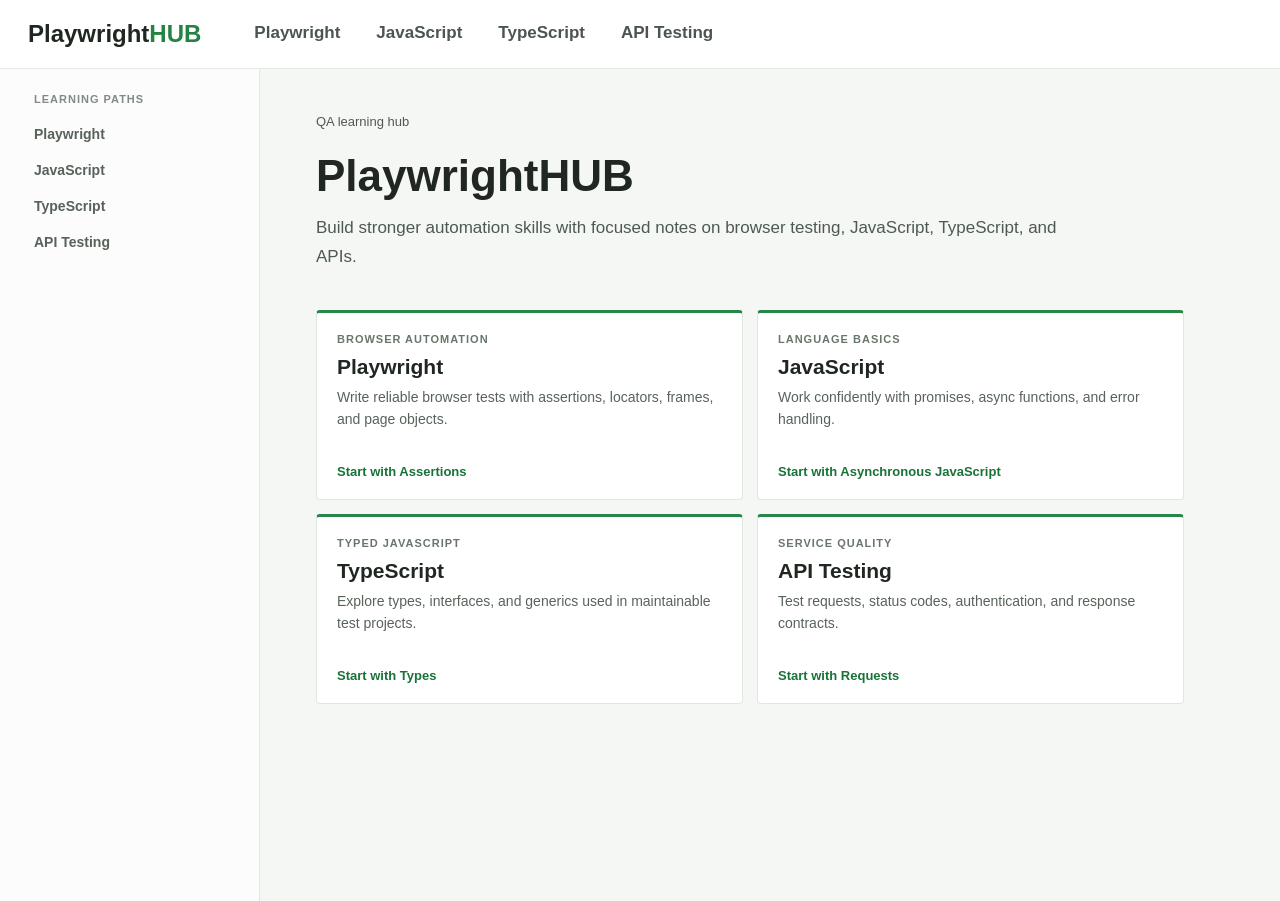
<file: index.html>
<!DOCTYPE html>
<html lang="en">
<head>
    <meta charset="UTF-8">
    <meta name="viewport" content="width=device-width, initial-scale=1">
    <title>PlaywrightHUB | QA Learning Hub </title>
    <link rel="stylesheet" href="styles.css">
</head>
<body>
    <header class="site-header">
        <div class="header-inner">
            <a class="brand" href="index.html" aria-current="page">Playwright<span>HUB</span></a>
            <nav class="top-nav" aria-label="Main navigation">
                <a href="Playwright/index.html">Playwright</a>
                <a href="Javascript/Asynchronus.html">JavaScript</a>
                <a href="TypeScript/Types.html">TypeScript</a>
                <a href="APITesting/Requests.html">API Testing</a>
            </nav>
        </div>
    </header>
    <div class="docs-layout">
        <aside class="sidebar" aria-label="Learning paths">
            <p class="sidebar-label">Learning paths</p>
            <a href="Playwright/index.html">Playwright</a>
            <a href="Javascript/Asynchronus.html">JavaScript</a>
            <a href="TypeScript/Types.html">TypeScript</a>
            <a href="APITesting/Requests.html">API Testing</a>
        </aside>
        <main class="article home-article">
            <p class="breadcrumb">QA learning hub</p>
            <h1>PlaywrightHUB</h1>
            <p class="intro">Build stronger automation skills with focused notes on browser testing, JavaScript, TypeScript, and APIs.</p>
            <section class="category-grid" aria-label="Learning categories">
                <a class="category-card" href="Playwright/index.html">
                    <span class="category-kicker">Browser automation</span>
                    <h2>Playwright</h2>
                    <p>Write reliable browser tests with assertions, locators, frames, and page objects.</p>
                    <span class="category-action">Start with Assertions</span>
                </a>
                <a class="category-card" href="Javascript/Asynchronus.html">
                    <span class="category-kicker">Language basics</span>
                    <h2>JavaScript</h2>
                    <p>Work confidently with promises, async functions, and error handling.</p>
                    <span class="category-action">Start with Asynchronous JavaScript</span>
                </a>
                <a class="category-card" href="TypeScript/Types.html">
                    <span class="category-kicker">Typed JavaScript</span>
                    <h2>TypeScript</h2>
                    <p>Explore types, interfaces, and generics used in maintainable test projects.</p>
                    <span class="category-action">Start with Types</span>
                </a>
                <a class="category-card" href="APITesting/Requests.html">
                    <span class="category-kicker">Service quality</span>
                    <h2>API Testing</h2>
                    <p>Test requests, status codes, authentication, and response contracts.</p>
                    <span class="category-action">Start with Requests</span>
                </a>
            </section>
        </main>
    </div>
</body>
</html>
</file>
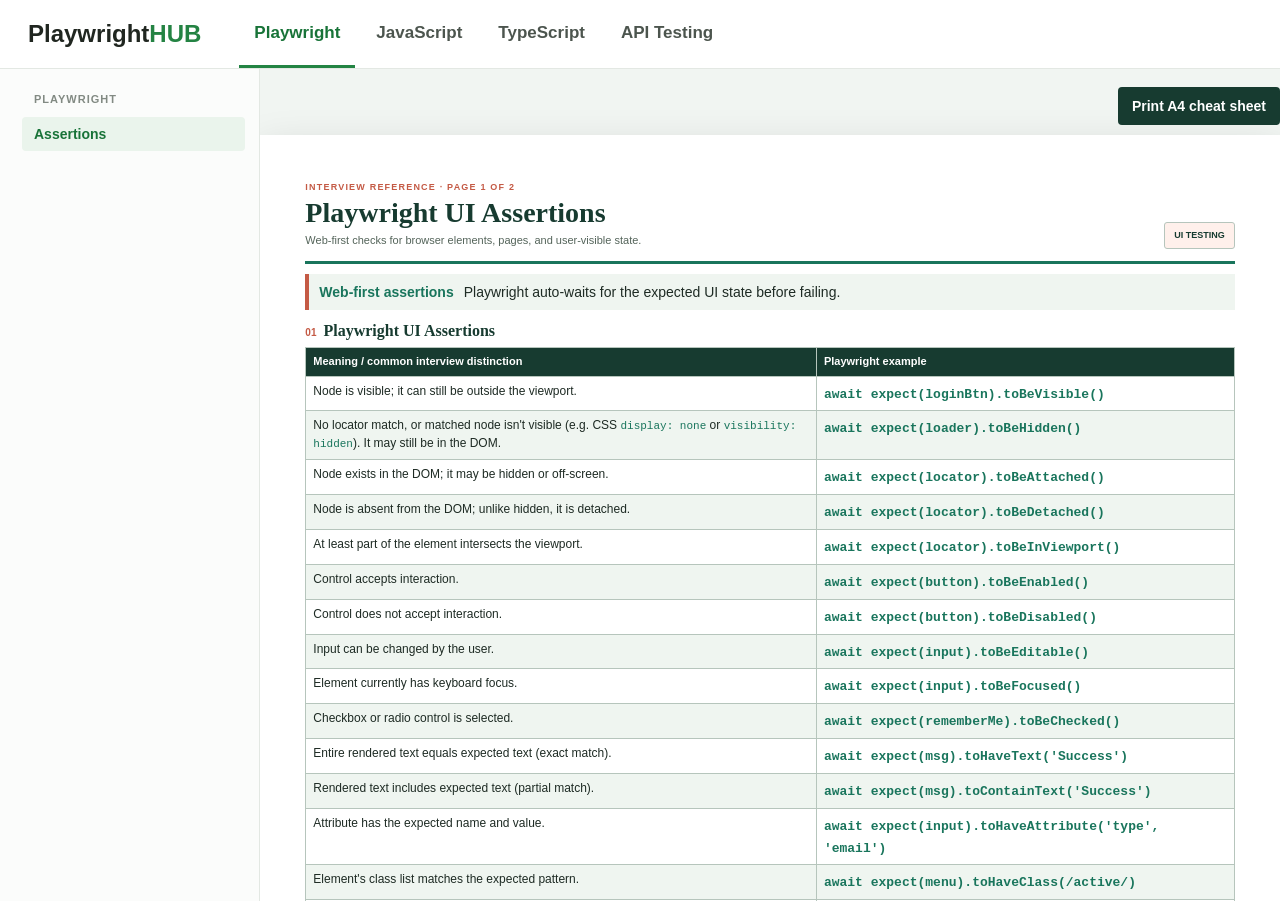
<file: Playwright/index.html>
<!DOCTYPE html>
<html lang="en">
<head>
    <meta charset="UTF-8">
    <meta name="viewport" content="width=device-width, initial-scale=1">
    <title>Playwright | PlaywrightHUB</title>
    <link rel="stylesheet" href="../styles.css">
</head>
<body>
    <header class="site-header">
        <div class="header-inner">
            <a class="brand" href="../index.html">Playwright<span>HUB</span></a>
            <nav class="top-nav" aria-label="Main navigation">
                <a href="index.html" aria-current="page">Playwright</a>
                <a href="../Javascript/Asynchronus.html">JavaScript</a>
                <a href="../TypeScript/Types.html">TypeScript</a>
                <a href="../APITesting/Requests.html">API Testing</a>
            </nav>
        </div>
    </header>
    <div class="docs-layout">
        <aside class="sidebar" aria-label="Playwright topics">
            <p class="sidebar-label">Playwright</p>
            <a href="Assertions.html" target="topic-panel" aria-current="location">Assertions</a>
        </aside>
        <main class="topic-content">
            <iframe
                class="topic-frame"
                name="topic-panel"
                src="Assertions.html"
                title="Playwright Assertions and API testing reference">
            </iframe>
        </main>
    </div>
</body>
</html>
</file>
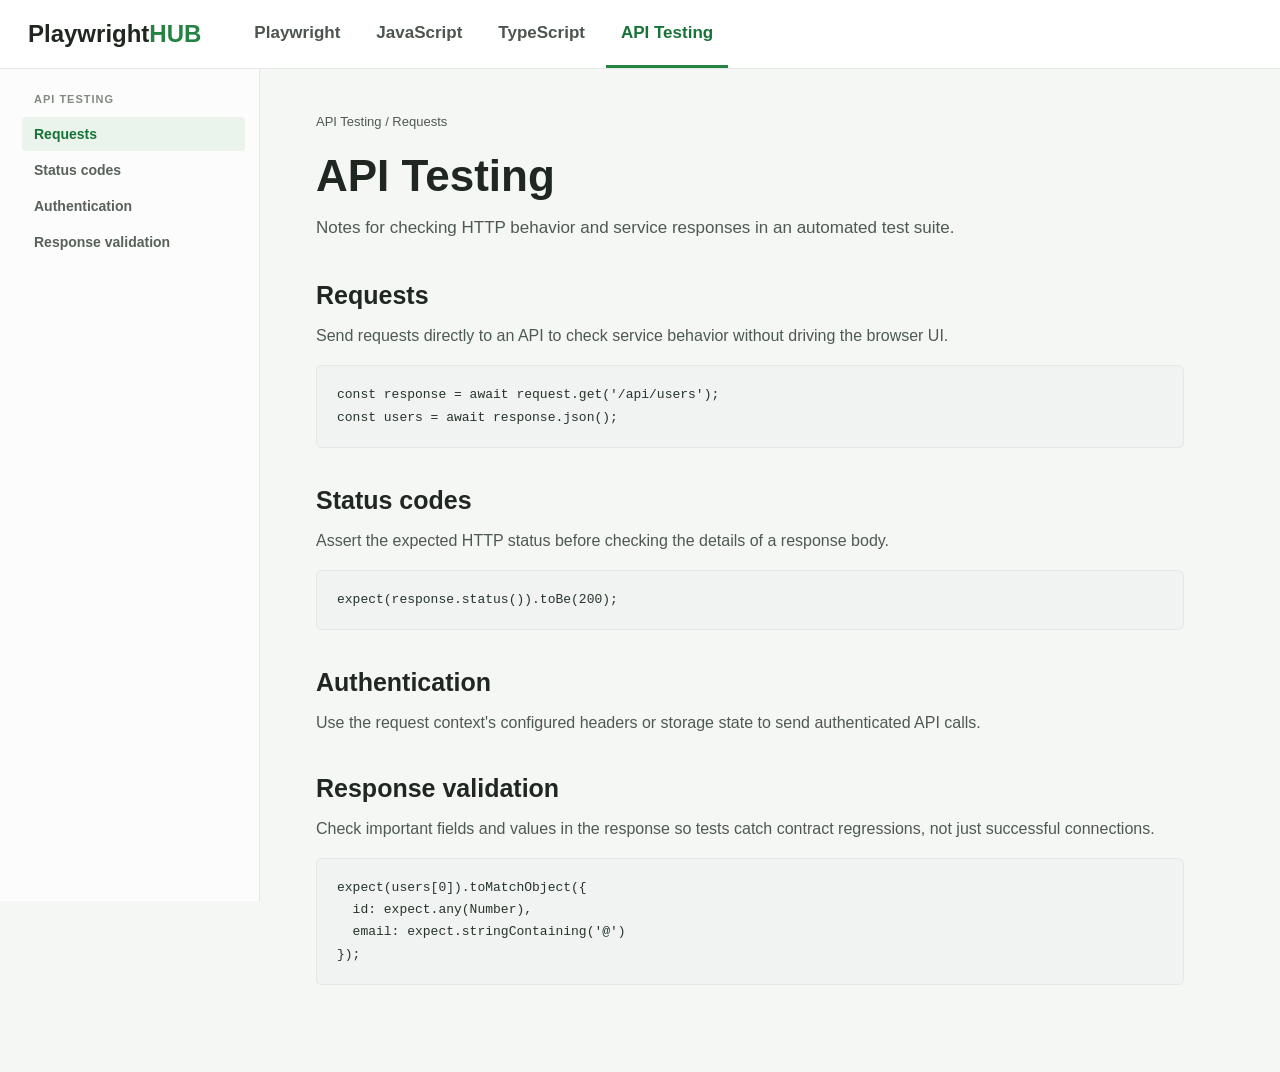
<file: APITesting/Requests.html>
<!DOCTYPE html>
<html lang="en">
<head>
    <meta charset="UTF-8">
    <meta name="viewport" content="width=device-width, initial-scale=1">
    <title>API Testing | PlaywrightHUB</title>
    <link rel="stylesheet" href="../styles.css">
</head>
<body>
    <header class="site-header">
        <div class="header-inner">
            <a class="brand" href="../index.html">Playwright<span>HUB</span></a>
            <nav class="top-nav" aria-label="Main navigation">
                <a href="../Playwright/index.html">Playwright</a>
                <a href="../Javascript/Asynchronus.html">JavaScript</a>
                <a href="../TypeScript/Types.html">TypeScript</a>
                <a href="Requests.html" aria-current="page">API Testing</a>
            </nav>
        </div>
    </header>
    <div class="docs-layout">
        <aside class="sidebar" aria-label="API testing topics">
            <p class="sidebar-label">API Testing</p>
            <a href="#requests" aria-current="location">Requests</a>
            <a href="#status-codes">Status codes</a>
            <a href="#authentication">Authentication</a>
            <a href="#validation">Response validation</a>
        </aside>
        <main class="article">
            <p class="breadcrumb">API Testing / Requests</p>
            <h1>API Testing</h1>
            <p class="intro">Notes for checking HTTP behavior and service responses in an automated test suite.</p>
            <section id="requests">
                <h2>Requests</h2>
                <p>Send requests directly to an API to check service behavior without driving the browser UI.</p>
                <pre class="code-sample"><code>const response = await request.get('/api/users');
const users = await response.json();</code></pre>
            </section>
            <section id="status-codes">
                <h2>Status codes</h2>
                <p>Assert the expected HTTP status before checking the details of a response body.</p>
                <pre class="code-sample"><code>expect(response.status()).toBe(200);</code></pre>
            </section>
            <section id="authentication">
                <h2>Authentication</h2>
                <p>Use the request context's configured headers or storage state to send authenticated API calls.</p>
            </section>
            <section id="validation">
                <h2>Response validation</h2>
                <p>Check important fields and values in the response so tests catch contract regressions, not just successful connections.</p>
                <pre class="code-sample"><code>expect(users[0]).toMatchObject({
  id: expect.any(Number),
  email: expect.stringContaining('@')
});</code></pre>
            </section>
        </main>
    </div>
</body>
</html>
</file>
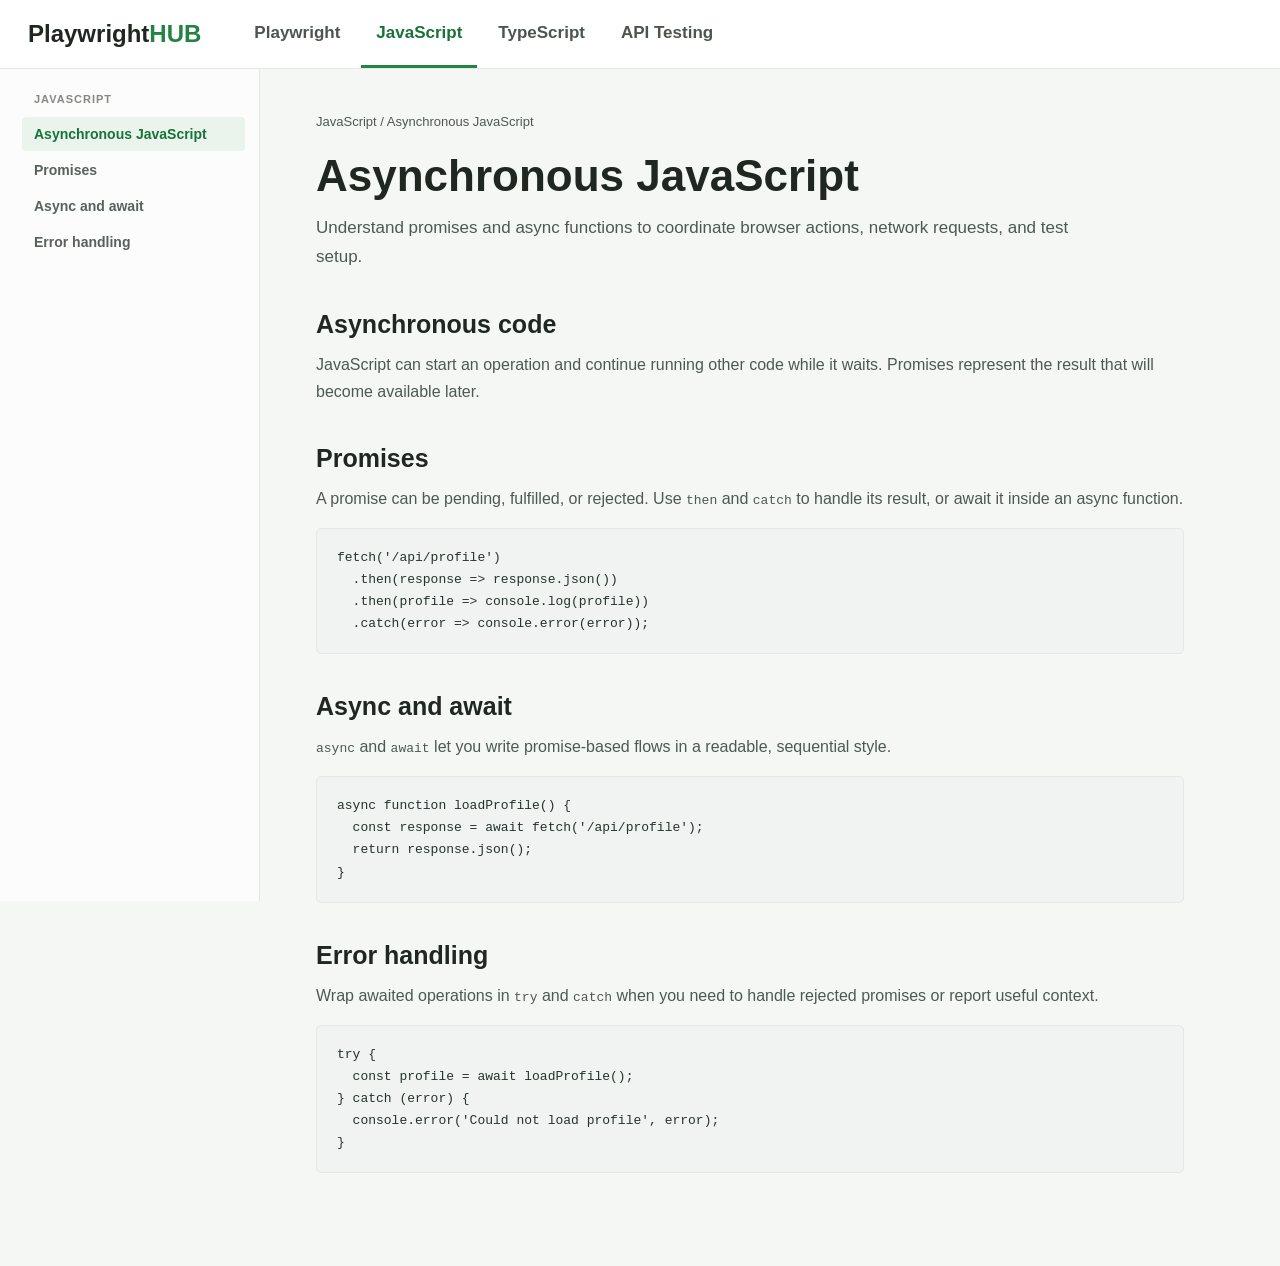
<file: Javascript/Asynchronus.html>
<!DOCTYPE html>
<html lang="en">
<head>
	<meta charset="UTF-8">
	<meta name="viewport" content="width=device-width, initial-scale=1">
	<title>Asynchronous JavaScript | PlaywrightHUB</title>
	<link rel="stylesheet" href="../styles.css">
</head>
<body>
	<header class="site-header">
		<div class="header-inner">
			<a class="brand" href="../index.html">Playwright<span>HUB</span></a>
			<nav class="top-nav" aria-label="Main navigation">
				<a href="../Playwright/index.html">Playwright</a>
				<a href="Asynchronus.html" aria-current="page">JavaScript</a>
				<a href="../TypeScript/Types.html">TypeScript</a>
				<a href="../APITesting/Requests.html">API Testing</a>
			</nav>
		</div>
	</header>
	<div class="docs-layout">
		<aside class="sidebar" aria-label="JavaScript topics">
			<p class="sidebar-label">JavaScript</p>
			<a href="#asynchronous" aria-current="location">Asynchronous JavaScript</a>
			<a href="#promises">Promises</a>
			<a href="#async-await">Async and await</a>
			<a href="#error-handling">Error handling</a>
		</aside>
		<main class="article">
			<p class="breadcrumb">JavaScript / Asynchronous JavaScript</p>
			<h1>Asynchronous JavaScript</h1>
			<p class="intro">Understand promises and async functions to coordinate browser actions, network requests, and test setup.</p>
			<section id="asynchronous">
				<h2>Asynchronous code</h2>
				<p>JavaScript can start an operation and continue running other code while it waits. Promises represent the result that will become available later.</p>
			</section>
			<section id="promises">
				<h2>Promises</h2>
				<p>A promise can be pending, fulfilled, or rejected. Use <code>then</code> and <code>catch</code> to handle its result, or await it inside an async function.</p>
				<pre class="code-sample"><code>fetch('/api/profile')
  .then(response =&gt; response.json())
  .then(profile =&gt; console.log(profile))
  .catch(error =&gt; console.error(error));</code></pre>
			</section>
			<section id="async-await">
				<h2>Async and await</h2>
				<p><code>async</code> and <code>await</code> let you write promise-based flows in a readable, sequential style.</p>
				<pre class="code-sample"><code>async function loadProfile() {
  const response = await fetch('/api/profile');
  return response.json();
}</code></pre>
			</section>
			<section id="error-handling">
				<h2>Error handling</h2>
				<p>Wrap awaited operations in <code>try</code> and <code>catch</code> when you need to handle rejected promises or report useful context.</p>
				<pre class="code-sample"><code>try {
  const profile = await loadProfile();
} catch (error) {
  console.error('Could not load profile', error);
}</code></pre>
			</section>
		</main>
	</div>
</body>
</html>
</file>
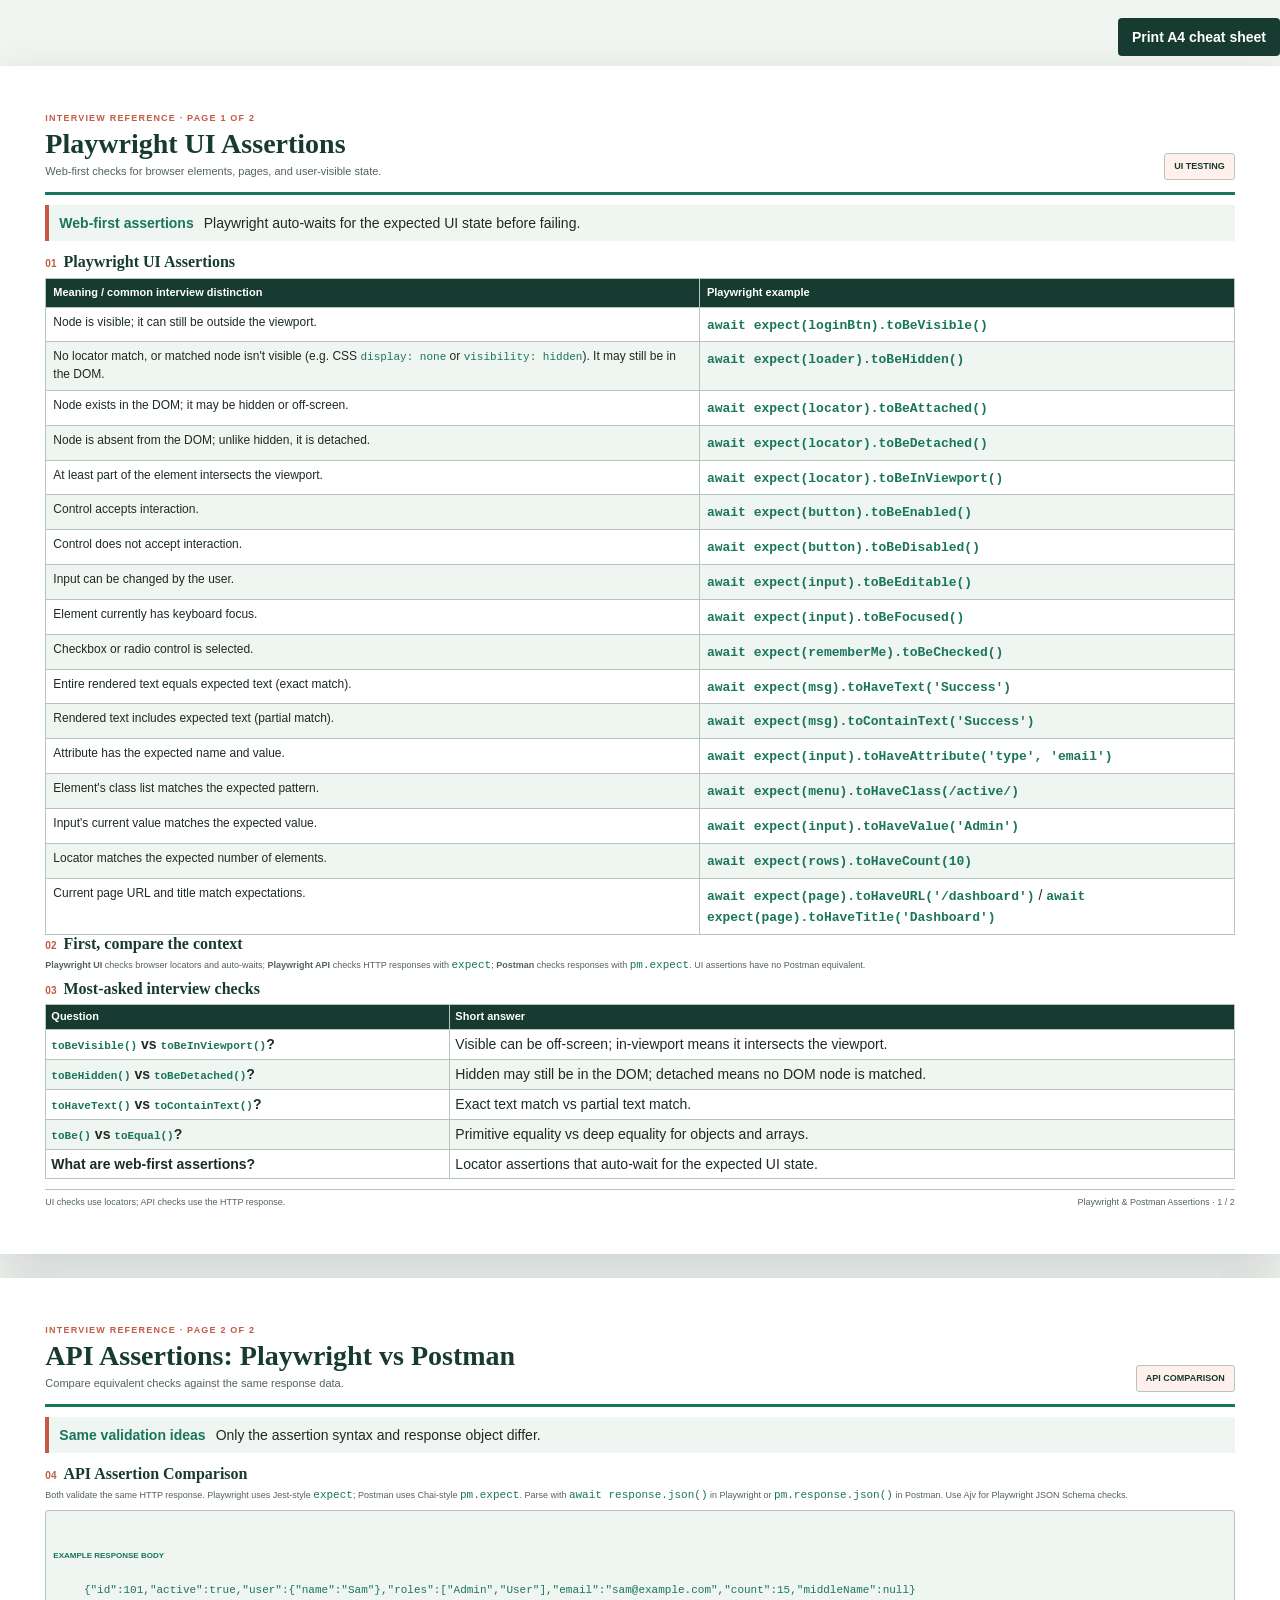
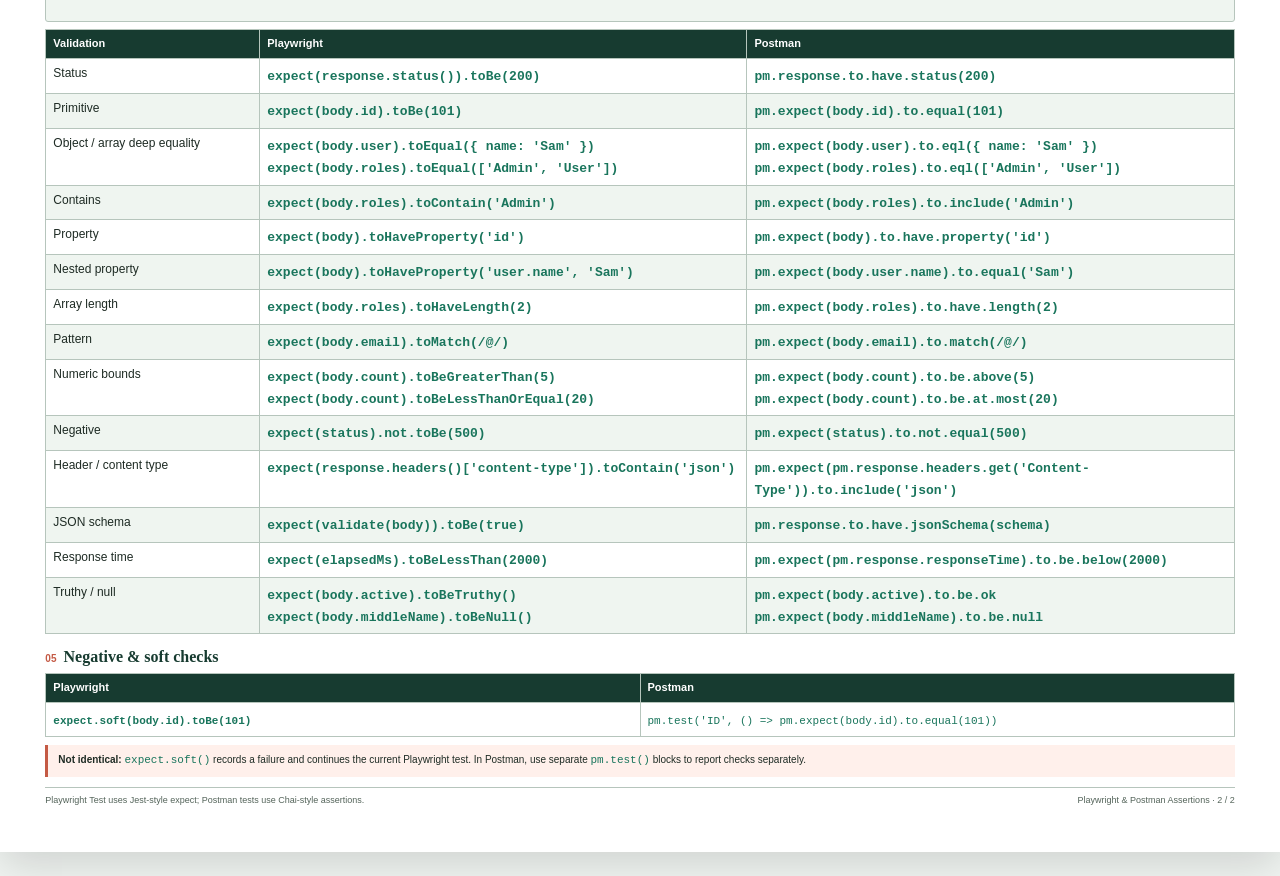
<file: Playwright/Assertions.html>
<!doctype html>
<html lang="en">
  <head>
    <meta charset="UTF-8" />
    <meta name="viewport" content="width=device-width, initial-scale=1.0" />
    <meta
      name="description"
      content="A printable A4 reference sheet for Playwright UI and API assertions, Postman equivalents, and interview questions."
    />
    <title>Playwright &amp; Postman Assertions | A4 Cheat Sheet</title>
    <style>
      :root {
        color-scheme: light;
        --ink: #1e2b24;
        --muted: #54645a;
        --paper: #fff;
        --canvas: #f1f5f2;
        --line: #b6c5bc;
        --soft: #eff5f0;
        --teal: #19755c;
        --teal-light: #e5f2ea;
        --coral: #c45a45;
        --coral-light: #fff0eb;
        --navy: #173b30;
      }

      * {
        box-sizing: border-box;
      }

      body {
        margin: 0;
        background: var(--canvas);
        color: var(--ink);
        font-family: 'Segoe UI', Tahoma, sans-serif;
        font-size: 14px;
        line-height: 1.45;
      }

      .toolbar {
        display: flex;
        justify-content: flex-end;
        width: 100%;
        margin: 18px 0 10px;
      }

      .print-button {
        padding: 9px 14px;
        border: 0;
        border-radius: 4px;
        background: var(--navy);
        color: white;
        font: inherit;
        font-weight: 700;
        cursor: pointer;
      }

      .print-button:hover {
        background: var(--teal);
      }

      .sheet {
        width: 100%;
        min-height: 297mm;
        margin: 0 0 24px;
        padding: 12mm;
        background: var(--paper);
        box-shadow: 0 14px 40px rgb(0 0 0 / 14%);
        break-after: page;
        page-break-after: always;
      }

      .sheet:last-child {
        break-after: auto;
        page-break-after: auto;
      }

      .masthead {
        display: flex;
        align-items: flex-end;
        justify-content: space-between;
        gap: 16px;
        padding-bottom: 12px;
        border-bottom: 3px solid var(--teal);
      }

      .eyebrow {
        margin: 0 0 4px;
        color: var(--coral);
        font-size: 9px;
        font-weight: 800;
        letter-spacing: 1.2px;
        text-transform: uppercase;
      }

      h1 {
        margin: 0;
        color: var(--navy);
        font-family: Georgia, 'Times New Roman', serif;
        font-size: 28px;
        line-height: 1.05;
      }

      .page-one .masthead h1 {
        white-space: nowrap;
      }

      .subtitle {
        margin: 6px 0 0;
        color: var(--muted);
        font-size: 11px;
      }

      .edition {
        flex: 0 0 auto;
        padding: 6px 9px;
        border: 1px solid var(--line);
        border-radius: 3px;
        background: var(--coral-light);
        color: var(--navy);
        font-size: 9px;
        font-weight: 800;
        text-transform: uppercase;
      }

      .principle {
        display: flex;
        align-items: center;
        gap: 10px;
        margin: 10px 0 12px;
        padding: 8px 10px;
        border-left: 4px solid var(--coral);
        background: var(--soft);
      }

      .scope-note {
        max-width: 150mm;
        margin: 12px 0 18px;
        padding: 12px 14px;
        border: 1px solid var(--line);
        border-left: 4px solid var(--teal);
        background: var(--teal-light);
        line-height: 1.5;
      }

      .scope-note strong {
        color: var(--navy);
      }

      .comparison-model {
        display: grid;
        grid-template-columns: repeat(3, minmax(0, 1fr));
        gap: 10px;
        margin: 12px 0;
      }

      .comparison-model article {
        padding: 10px;
        border-top: 3px solid var(--teal);
        background: var(--soft);
      }

      .comparison-model article:last-child {
        border-color: var(--coral);
      }

      .comparison-model h3 {
        margin: 0 0 5px;
        color: var(--navy);
        font-size: 12px;
      }

      .comparison-model p {
        margin: 0 0 5px;
        color: var(--muted);
        font-size: 10px;
      }

      .comparison-model code {
        font-size: 10px;
      }

      .assertion-note {
        margin-top: 8px;
        padding: 8px 10px;
        border-left: 3px solid var(--coral);
        background: var(--coral-light);
        font-size: 10px;
      }

      .principle strong {
        color: var(--teal);
        white-space: nowrap;
      }

      .columns {
        display: grid;
        grid-template-columns: minmax(0, 1.08fr) minmax(0, 0.92fr);
        gap: 12px;
        align-items: start;
      }

      .page-one .columns {
        grid-template-columns: minmax(0, 1fr);
      }

      .page-one .columns th:first-child {
        width: 55%;
      }

      .page-one .columns td:nth-child(2) code {
        font-size: 13px;
        font-weight: 700;
      }

      .api-table th:first-child {
        width: 18%;
      }

      .page-two .api-table td:nth-child(2) code,
      .page-two .api-table td:nth-child(3) code {
        font-size: 13px;
        font-weight: 700;
      }

      .bottom-grid {
        display: grid;
        grid-template-columns: minmax(0, 1.1fr) minmax(0, 0.9fr);
        gap: 14px;
        align-items: start;
        margin-top: 14px;
      }

      .page-two .bottom-grid {
        grid-template-columns: minmax(0, 1fr);
      }

      .page-two .masthead > div:first-child {
        flex: 1;
        min-width: 0;
      }

      .page-two .masthead h1 {
        white-space: nowrap;
      }

      .stack {
        display: grid;
        gap: 12px;
        min-width: 0;
      }

      section {
        min-width: 0;
      }

      .section-heading {
        display: flex;
        align-items: baseline;
        gap: 7px;
        margin: 0 0 6px;
        color: var(--navy);
        font-family: Georgia, 'Times New Roman', serif;
        font-size: 16px;
        line-height: 1.15;
      }

      .section-number {
        color: var(--coral);
        font-family: 'Segoe UI', Tahoma, sans-serif;
        font-size: 10px;
        font-weight: 800;
      }

      .section-note {
        margin: -2px 0 6px;
        color: var(--muted);
        font-size: 9px;
      }

      .page-label {
        margin-left: auto;
        color: var(--muted);
        font-family: 'Segoe UI', Tahoma, sans-serif;
        font-size: 10px;
        font-weight: 700;
      }

      table {
        width: 100%;
        border-collapse: collapse;
        table-layout: fixed;
      }

      th,
      td {
        padding: 6px 7px;
        border: 1px solid var(--line);
        text-align: left;
        vertical-align: top;
        overflow-wrap: anywhere;
      }

      th {
        background: var(--navy);
        color: white;
        font-size: 11px;
        font-weight: 700;
      }

      tbody tr:nth-child(even) {
        background: var(--soft);
      }

      td:first-child {
        color: var(--ink);
        font-weight: 650;
      }

      .page-one .columns td:first-child,
      .page-two .api-table td:first-child {
        font-size: 12px;
        font-weight: 400;
      }

      code,
      pre {
        font-family: Consolas, 'Courier New', monospace;
      }

      code {
        color: var(--teal);
        font-size: 11px;
        overflow-wrap: anywhere;
      }

      .sample-data {
        margin: 0 0 7px;
        padding: 6px 7px;
        border: 1px solid var(--line);
        border-radius: 3px;
        background: var(--soft);
        color: var(--ink);
        font-size: 11px;
        line-height: 1.5;
        white-space: pre-wrap;
      }

      .sample-label {
        display: block;
        margin-bottom: 3px;
        color: var(--teal);
        font-family: 'Segoe UI', Tahoma, sans-serif;
        font-size: 8px;
        font-weight: 800;
        text-transform: uppercase;
      }

      .mapping-list {
        display: grid;
        grid-template-columns: 1fr 1fr;
        gap: 5px 8px;
        margin: 0;
        padding: 0;
        list-style: none;
      }

      .mapping-list li {
        padding: 5px 6px;
        border-left: 2px solid var(--teal);
        background: var(--soft);
        font-size: 10px;
      }

      .mapping-list span {
        display: block;
        margin-top: 2px;
        color: var(--muted);
        font-size: 9px;
      }

      .memory-box {
        margin-top: 7px;
        padding: 7px;
        border: 1px solid var(--line);
        border-radius: 3px;
        background: var(--teal-light);
      }

      .memory-box h3 {
        margin: 0 0 4px;
        color: var(--navy);
        font-size: 9px;
        text-transform: uppercase;
      }

      .memory-box p {
        margin: 2px 0;
        font-size: 9px;
      }

      .interview-table th:first-child {
        width: 44%;
      }

      .page-one .interview-table th:first-child {
        width: 34%;
      }

      .interview-table td,
      .interview-table th {
        padding: 4px 5px;
      }

      .golden-rule {
        margin-top: 10px;
        padding: 10px;
        border-radius: 3px;
        background: var(--coral-light);
      }

      .golden-rule h3 {
        margin: 0 0 5px;
        color: var(--navy);
        font-family: Georgia, 'Times New Roman', serif;
        font-size: 13px;
      }

      .rules {
        display: grid;
        grid-template-columns: 1fr 1fr;
        gap: 3px 8px;
        margin: 0;
        padding: 0;
        list-style: none;
      }

      .rules li {
        font-size: 9px;
      }

      .rules strong {
        color: var(--navy);
      }

      .footer {
        display: flex;
        justify-content: space-between;
        gap: 12px;
        margin-top: 10px;
        padding-top: 6px;
        border-top: 1px solid var(--line);
        color: var(--muted);
        font-size: 9px;
      }

      @media (max-width: 720px) {
        .sheet {
          width: 100%;
          min-height: 0;
          padding: 18px;
        }

        .masthead {
          align-items: flex-start;
        }

        .page-one .masthead {
          display: block;
        }

        .page-one .masthead .edition {
          display: inline-block;
          margin-top: 8px;
        }

        h1 {
          font-size: 24px;
        }

        .page-one .masthead h1 {
          font-size: 20px;
        }

        @media (max-width: 400px) {
          .page-one .masthead h1 {
            font-size: 18px;
          }
        }

        .columns {
          grid-template-columns: 1fr;
        }

        .bottom-grid {
          grid-template-columns: 1fr;
        }

        .principle {
          align-items: flex-start;
          flex-direction: column;
          gap: 3px;
        }
      }

      @page {
        size: A4 portrait;
        margin: 8mm;
      }

      @media print {
        :root {
          --ink: #000;
          --muted: #222;
          --paper: #fff;
          --canvas: #fff;
          --line: #888;
          --soft: #f2f2f2;
          --teal: #000;
          --teal-light: #eee;
          --coral: #000;
          --coral-light: #f2f2f2;
          --navy: #000;
        }

        html,
        body {
          width: auto;
          height: auto;
          background: white;
          print-color-adjust: exact;
          -webkit-print-color-adjust: exact;
        }

        body {
          font-size: 13px;
        }

        body,
        body * {
          font-family: Arial, Helvetica, sans-serif;
        }

        code,
        pre {
          font-family: Consolas, 'Courier New', monospace;
        }

        .toolbar {
          display: none;
        }

        .sheet {
          width: auto;
          height: 281mm;
          min-height: 0;
          margin: 0;
          padding: 5mm 3mm;
          box-shadow: none;
        }

        .masthead {
          padding-bottom: 8px;
        }

        .eyebrow,
        .edition {
          font-size: 10px;
        }

        .subtitle {
          font-size: 13px;
        }

        h1 {
          font-size: 26px;
        }

        .principle {
          margin: 7px 0 9px;
          padding: 6px 8px;
        }

        .columns {
          gap: 9px;
        }

        .comparison-model {
          gap: 8px;
          margin: 10px 0;
        }

        .comparison-model article {
          padding: 8px;
        }

        .comparison-model h3 {
          font-size: 13px;
        }

        .comparison-model p {
          font-size: 11px;
        }

        .comparison-model code {
          font-size: 11px;
        }

        .assertion-note {
          font-size: 11px;
        }

        .bottom-grid {
          gap: 12px;
          margin-top: 5px;
        }

        .stack {
          gap: 9px;
        }

        .section-heading {
          margin-bottom: 6px;
          font-size: 19px;
        }

        .section-number,
        .page-label {
          font-size: 12px;
        }

        th,
        td {
          padding: 4px 6px;
        }

        .page-one .columns th,
        .page-one .columns td {
          padding-top: 2px;
          padding-bottom: 2px;
        }

        th {
          font-size: 12px;
        }

        code {
          font-size: 12px;
        }

        .section-note {
          font-size: 11px;
        }

        .page-one .api-table th,
        .page-one .api-table td {
          padding-top: 3px;
          padding-bottom: 3px;
        }

        .scope-note {
          max-width: none;
          margin: 10px 0 12px;
          padding: 8px 10px;
        }

        .api-table {
          font-size: 12px;
        }

        .api-table th,
        .api-table td {
          padding: 2px 6px;
        }

        .api-table code {
          font-size: 12px;
        }

        .sample-data {
          padding: 5px;
          margin-bottom: 3px;
          font-size: 12px;
        }

        .sample-label {
          font-size: 10px;
        }

        .memory-box h3 {
          font-size: 10px;
        }

        .memory-box p,
        .rules li {
          font-size: 10px;
        }

        .golden-rule h3 {
          font-size: 14px;
        }

        .footer {
          margin-top: 5px;
          font-size: 11px;
        }

        body,
        .sheet {
          color: #000;
          background: #fff;
        }

        h1,
        .subtitle,
        .eyebrow,
        .edition,
        .principle strong,
        .section-heading,
        .section-number,
        .section-note,
        .page-label,
        .scope-note strong,
        .sample-label,
        .sample-data,
        .comparison-model h3,
        .comparison-model p,
        .mapping-list span,
        .memory-box h3,
        .golden-rule h3,
        .rules strong,
        .footer,
        td:first-child,
        code {
          color: #000;
        }

        th {
          color: #000;
          background: #e5e5e5;
          border-color: #555;
        }

        td {
          border-color: #888;
        }

        tbody tr:nth-child(even) {
          background: #f2f2f2;
        }

        .principle,
        .scope-note,
        .sample-data,
        .comparison-model article,
        .assertion-note,
        .memory-box,
        .golden-rule {
          background: #f2f2f2;
          border-color: #777;
        }

        .comparison-model article:last-child {
          border-top-color: #333;
        }

        .edition {
          background: #fff;
        }
      }
    </style>
  </head>
  <body>
    <div class="toolbar">
      <button class="print-button" type="button" onclick="window.print()">
        Print A4 cheat sheet
      </button>
    </div>

    <main class="sheet page-one">
      <header class="masthead">
        <div>
          <p class="eyebrow">Interview reference · Page 1 of 2</p>
          <h1>Playwright UI Assertions</h1>
          <p class="subtitle">
            Web-first checks for browser elements, pages, and user-visible
            state.
          </p>
        </div>
        <div class="edition">UI testing</div>
      </header>

      <aside class="principle">
        <strong>Web-first assertions</strong>
        <span
          >Playwright auto-waits for the expected UI state before failing.</span
        >
      </aside>

      <div class="columns">
        <div class="stack">
          <section aria-labelledby="ui-title">
            <h2 class="section-heading" id="ui-title">
              <span class="section-number">01</span> Playwright UI Assertions
            </h2>
            <table>
              <thead>
                <tr>
                  <th scope="col">Meaning / common interview distinction</th>
                  <th scope="col">Playwright example</th>
                </tr>
              </thead>
              <tbody>
                <tr>
                  <td>
                    Node is visible; it can still be outside the viewport.
                  </td>
                  <td><code>await expect(loginBtn).toBeVisible()</code></td>
                </tr>
                <tr>
                  <td>
                    No locator match, or matched node isn't visible (e.g. CSS
                    <code>display: none</code> or
                    <code>visibility: hidden</code>). It may still be in the
                    DOM.
                  </td>
                  <td><code>await expect(loader).toBeHidden()</code></td>
                </tr>
                <tr>
                  <td>
                    Node exists in the DOM; it may be hidden or off-screen.
                  </td>
                  <td><code>await expect(locator).toBeAttached()</code></td>
                </tr>
                <tr>
                  <td>
                    Node is absent from the DOM; unlike hidden, it is detached.
                  </td>
                  <td><code>await expect(locator).toBeDetached()</code></td>
                </tr>
                <tr>
                  <td>At least part of the element intersects the viewport.</td>
                  <td><code>await expect(locator).toBeInViewport()</code></td>
                </tr>
                <tr>
                  <td>Control accepts interaction.</td>
                  <td><code>await expect(button).toBeEnabled()</code></td>
                </tr>
                <tr>
                  <td>Control does not accept interaction.</td>
                  <td><code>await expect(button).toBeDisabled()</code></td>
                </tr>
                <tr>
                  <td>Input can be changed by the user.</td>
                  <td><code>await expect(input).toBeEditable()</code></td>
                </tr>
                <tr>
                  <td>Element currently has keyboard focus.</td>
                  <td><code>await expect(input).toBeFocused()</code></td>
                </tr>
                <tr>
                  <td>Checkbox or radio control is selected.</td>
                  <td><code>await expect(rememberMe).toBeChecked()</code></td>
                </tr>
                <tr>
                  <td>
                    Entire rendered text equals expected text (exact match).
                  </td>
                  <td><code>await expect(msg).toHaveText('Success')</code></td>
                </tr>
                <tr>
                  <td>Rendered text includes expected text (partial match).</td>
                  <td>
                    <code>await expect(msg).toContainText('Success')</code>
                  </td>
                </tr>
                <tr>
                  <td>Attribute has the expected name and value.</td>
                  <td>
                    <code
                      >await expect(input).toHaveAttribute('type',
                      'email')</code
                    >
                  </td>
                </tr>
                <tr>
                  <td>Element's class list matches the expected pattern.</td>
                  <td><code>await expect(menu).toHaveClass(/active/)</code></td>
                </tr>
                <tr>
                  <td>Input's current value matches the expected value.</td>
                  <td><code>await expect(input).toHaveValue('Admin')</code></td>
                </tr>
                <tr>
                  <td>Locator matches the expected number of elements.</td>
                  <td><code>await expect(rows).toHaveCount(10)</code></td>
                </tr>
                <tr>
                  <td>Current page URL and title match expectations.</td>
                  <td>
                    <code>await expect(page).toHaveURL('/dashboard')</code> /
                    <code>await expect(page).toHaveTitle('Dashboard')</code>
                  </td>
                </tr>
              </tbody>
            </table>
          </section>
        </div>
      </div>
      <section aria-labelledby="compare-model-title">
        <h2 class="section-heading" id="compare-model-title">
          <span class="section-number">02</span> First, compare the context
        </h2>
        <p class="section-note">
          <strong>Playwright UI</strong> checks browser locators and auto-waits;
          <strong>Playwright API</strong> checks HTTP responses with
          <code>expect</code>; <strong>Postman</strong> checks responses with
          <code>pm.expect</code>. UI assertions have no Postman equivalent.
        </p>
      </section>
      <section aria-labelledby="interview-title">
        <h2 class="section-heading" id="interview-title">
          <span class="section-number">03</span> Most-asked interview checks
        </h2>
        <table class="interview-table">
          <thead>
            <tr>
              <th scope="col">Question</th>
              <th scope="col">Short answer</th>
            </tr>
          </thead>
          <tbody>
            <tr>
              <td>
                <code>toBeVisible()</code> vs <code>toBeInViewport()</code>?
              </td>
              <td>
                Visible can be off-screen; in-viewport means it intersects the
                viewport.
              </td>
            </tr>
            <tr>
              <td><code>toBeHidden()</code> vs <code>toBeDetached()</code>?</td>
              <td>
                Hidden may still be in the DOM; detached means no DOM node is
                matched.
              </td>
            </tr>
            <tr>
              <td>
                <code>toHaveText()</code> vs <code>toContainText()</code>?
              </td>
              <td>Exact text match vs partial text match.</td>
            </tr>
            <tr>
              <td><code>toBe()</code> vs <code>toEqual()</code>?</td>
              <td>
                Primitive equality vs deep equality for objects and arrays.
              </td>
            </tr>
            <tr>
              <td>What are web-first assertions?</td>
              <td>
                Locator assertions that auto-wait for the expected UI state.
              </td>
            </tr>
          </tbody>
        </table>
      </section>
      <footer class="footer">
        <span>UI checks use locators; API checks use the HTTP response.</span>
        <span>Playwright &amp; Postman Assertions · 1 / 2</span>
      </footer>
    </main>

    <main class="sheet page-two">
      <header class="masthead">
        <div>
          <p class="eyebrow">Interview reference · Page 2 of 2</p>
          <h1>API Assertions: Playwright vs Postman</h1>
          <p class="subtitle">
            Compare equivalent checks against the same response data.
          </p>
        </div>
        <div class="edition">API comparison</div>
      </header>
      <aside class="principle">
        <strong>Same validation ideas</strong>
        <span>Only the assertion syntax and response object differ.</span>
      </aside>

      <section aria-labelledby="generic-title">
        <h2 class="section-heading" id="generic-title">
          <span class="section-number">04</span> API Assertion Comparison
        </h2>
        <p class="section-note">
          Both validate the same HTTP response. Playwright uses Jest-style
          <code>expect</code>; Postman uses Chai-style <code>pm.expect</code>.
          Parse with <code>await response.json()</code> in Playwright or
          <code>pm.response.json()</code> in Postman. Use Ajv for Playwright
          JSON Schema checks.
        </p>
        <div class="sample-data">
          <span class="sample-label">Example response body</span>
          <code
            >{"id":101,"active":true,"user":{"name":"Sam"},"roles":["Admin","User"],"email":"sam@example.com","count":15,"middleName":null}</code
          >
        </div>
        <table class="api-table">
          <thead>
            <tr>
              <th scope="col">Validation</th>
              <th scope="col">Playwright</th>
              <th scope="col">Postman</th>
            </tr>
          </thead>
          <tbody>
            <tr>
              <td>Status</td>
              <td><code>expect(response.status()).toBe(200)</code></td>
              <td><code>pm.response.to.have.status(200)</code></td>
            </tr>
            <tr>
              <td>Primitive</td>
              <td><code>expect(body.id).toBe(101)</code></td>
              <td><code>pm.expect(body.id).to.equal(101)</code></td>
            </tr>
            <tr>
              <td>Object / array deep equality</td>
              <td>
                <code>expect(body.user).toEqual({ name: 'Sam' })</code><br />
                <code>expect(body.roles).toEqual(['Admin', 'User'])</code>
              </td>
              <td>
                <code>pm.expect(body.user).to.eql({ name: 'Sam' })</code><br />
                <code>pm.expect(body.roles).to.eql(['Admin', 'User'])</code>
              </td>
            </tr>
            <tr>
              <td>Contains</td>
              <td><code>expect(body.roles).toContain('Admin')</code></td>
              <td><code>pm.expect(body.roles).to.include('Admin')</code></td>
            </tr>
            <tr>
              <td>Property</td>
              <td><code>expect(body).toHaveProperty('id')</code></td>
              <td><code>pm.expect(body).to.have.property('id')</code></td>
            </tr>
            <tr>
              <td>Nested property</td>
              <td>
                <code>expect(body).toHaveProperty('user.name', 'Sam')</code>
              </td>
              <td><code>pm.expect(body.user.name).to.equal('Sam')</code></td>
            </tr>
            <tr>
              <td>Array length</td>
              <td><code>expect(body.roles).toHaveLength(2)</code></td>
              <td><code>pm.expect(body.roles).to.have.length(2)</code></td>
            </tr>
            <tr>
              <td>Pattern</td>
              <td><code>expect(body.email).toMatch(/@/)</code></td>
              <td><code>pm.expect(body.email).to.match(/@/)</code></td>
            </tr>
            <tr>
              <td>Numeric bounds</td>
              <td>
                <code>expect(body.count).toBeGreaterThan(5)</code><br />
                <code>expect(body.count).toBeLessThanOrEqual(20)</code>
              </td>
              <td>
                <code>pm.expect(body.count).to.be.above(5)</code><br />
                <code>pm.expect(body.count).to.be.at.most(20)</code>
              </td>
            </tr>
            <tr>
              <td>Negative</td>
              <td><code>expect(status).not.toBe(500)</code></td>
              <td><code>pm.expect(status).to.not.equal(500)</code></td>
            </tr>
            <tr>
              <td>Header / content type</td>
              <td>
                <code
                  >expect(response.headers()['content-type']).toContain('json')</code
                >
              </td>
              <td>
                <code
                  >pm.expect(pm.response.headers.get('Content-Type')).to.include('json')</code
                >
              </td>
            </tr>
            <tr>
              <td>JSON schema</td>
              <td><code>expect(validate(body)).toBe(true)</code></td>
              <td><code>pm.response.to.have.jsonSchema(schema)</code></td>
            </tr>
            <tr>
              <td>Response time</td>
              <td><code>expect(elapsedMs).toBeLessThan(2000)</code></td>
              <td>
                <code
                  >pm.expect(pm.response.responseTime).to.be.below(2000)</code
                >
              </td>
            </tr>
            <tr>
              <td>Truthy / null</td>
              <td>
                <code>expect(body.active).toBeTruthy()</code><br />
                <code>expect(body.middleName).toBeNull()</code>
              </td>
              <td>
                <code>pm.expect(body.active).to.be.ok</code><br />
                <code>pm.expect(body.middleName).to.be.null</code>
              </td>
            </tr>
          </tbody>
        </table>
      </section>

      <div class="bottom-grid">
        <section aria-labelledby="failure-title">
          <h2 class="section-heading" id="failure-title">
            <span class="section-number">05</span> Negative &amp; soft checks
          </h2>
          <table>
            <thead>
              <tr>
                <th scope="col">Playwright</th>
                <th scope="col">Postman</th>
              </tr>
            </thead>
            <tbody>
              <tr>
                <td><code>expect.soft(body.id).toBe(101)</code></td>
                <td>
                  <code
                    >pm.test('ID', () =&gt;
                    pm.expect(body.id).to.equal(101))</code
                  >
                </td>
              </tr>
            </tbody>
          </table>
          <div class="assertion-note">
            <strong>Not identical:</strong> <code>expect.soft()</code> records a
            failure and continues the current Playwright test. In Postman, use
            separate <code>pm.test()</code> blocks to report checks separately.
          </div>
        </section>
      </div>
      <footer class="footer">
        <span
          >Playwright Test uses Jest-style expect; Postman tests use Chai-style
          assertions.</span
        >
        <span>Playwright &amp; Postman Assertions · 2 / 2</span>
      </footer>
    </main>
  </body>
</html>
</file>
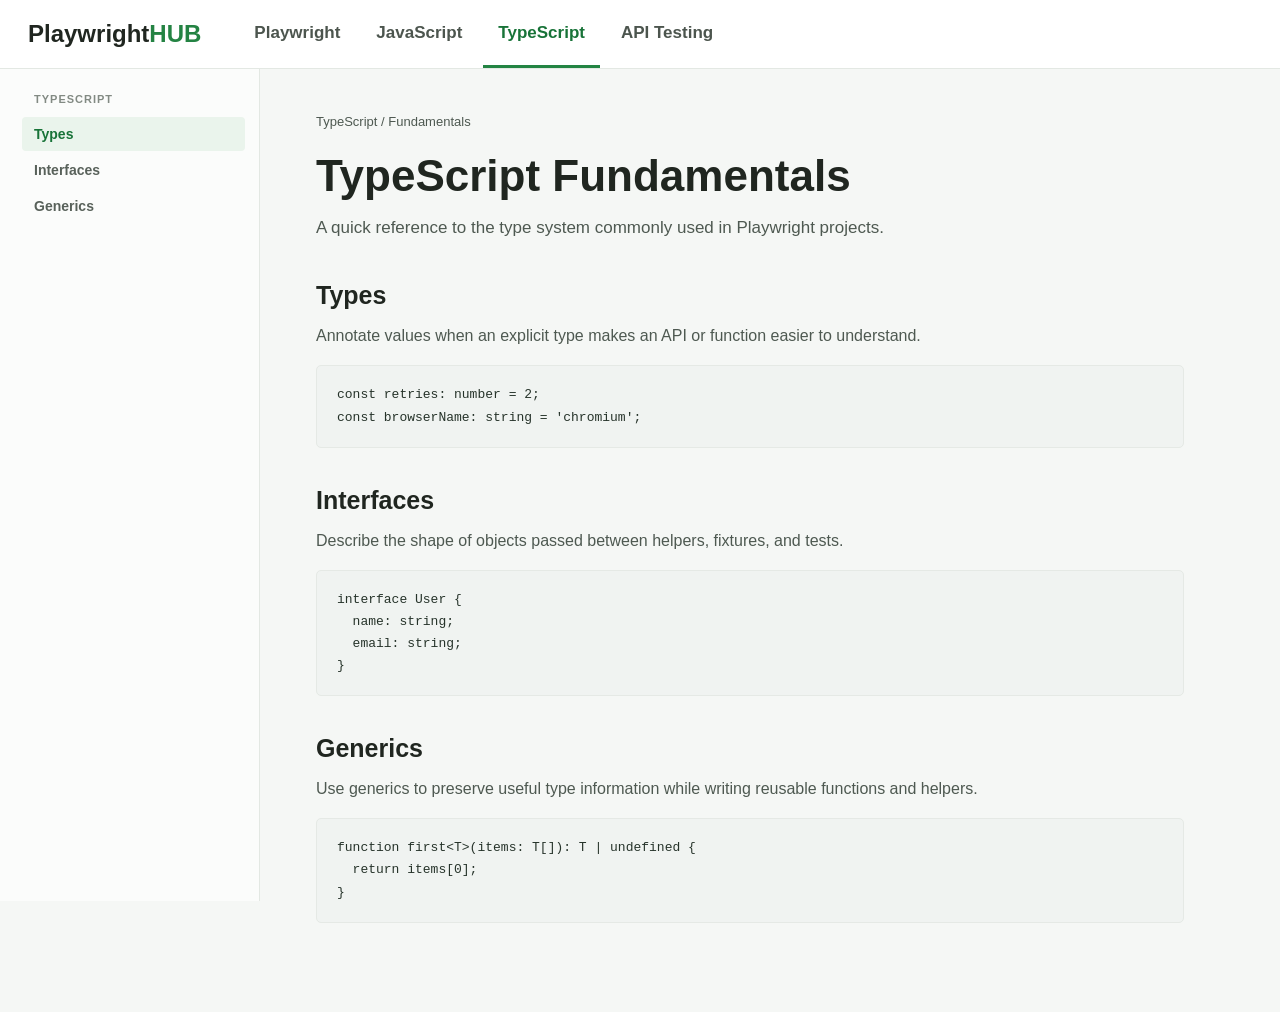
<file: TypeScript/Types.html>
<!DOCTYPE html>
<html lang="en">
<head>
    <meta charset="UTF-8">
    <meta name="viewport" content="width=device-width, initial-scale=1">
    <title>TypeScript Fundamentals | PlaywrightHUB</title>
    <link rel="stylesheet" href="../styles.css">
</head>
<body>
    <header class="site-header">
        <div class="header-inner">
            <a class="brand" href="../index.html">Playwright<span>HUB</span></a>
            <nav class="top-nav" aria-label="Main navigation">
                <a href="../Playwright/index.html">Playwright</a>
                <a href="../Javascript/Asynchronus.html">JavaScript</a>
                <a href="Types.html" aria-current="page">TypeScript</a>
                <a href="../APITesting/Requests.html">API Testing</a>
            </nav>
        </div>
    </header>
    <div class="docs-layout">
        <aside class="sidebar" aria-label="TypeScript topics">
            <p class="sidebar-label">TypeScript</p>
            <a href="#types" aria-current="location">Types</a>
            <a href="#interfaces">Interfaces</a>
            <a href="#generics">Generics</a>
        </aside>
        <main class="article">
            <p class="breadcrumb">TypeScript / Fundamentals</p>
            <h1>TypeScript Fundamentals</h1>
            <p class="intro">A quick reference to the type system commonly used in Playwright projects.</p>
            <section id="types">
                <h2>Types</h2>
                <p>Annotate values when an explicit type makes an API or function easier to understand.</p>
                <pre class="code-sample"><code>const retries: number = 2;
const browserName: string = 'chromium';</code></pre>
            </section>
            <section id="interfaces">
                <h2>Interfaces</h2>
                <p>Describe the shape of objects passed between helpers, fixtures, and tests.</p>
                <pre class="code-sample"><code>interface User {
  name: string;
  email: string;
}</code></pre>
            </section>
            <section id="generics">
                <h2>Generics</h2>
                <p>Use generics to preserve useful type information while writing reusable functions and helpers.</p>
                <pre class="code-sample"><code>function first&lt;T&gt;(items: T[]): T | undefined {
  return items[0];
}</code></pre>
            </section>
        </main>
    </div>
</body>
</html>
</file>
<file: styles.css>
:root {
    color-scheme: light;
    font-family: "Segoe UI", "Trebuchet MS", sans-serif;
    color: #202620;
    background: #f5f7f5;
    font-synthesis: none;
}

* {
    box-sizing: border-box;
}

body {
    min-width: 320px;
    margin: 0;
}

a {
    color: inherit;
}

.site-header {
    position: sticky;
    z-index: 2;
    top: 0;
    background: #fff;
    border-bottom: 1px solid #e3e8e3;
}

.header-inner {
    display: flex;
    min-height: 68px;
    max-width: 1440px;
    align-items: center;
    gap: 38px;
    margin: 0 auto;
    padding: 0 28px;
}

.brand {
    flex: 0 0 auto;
    color: #202620;
    font-family: Inter, "Segoe UI", sans-serif;
    font-size: 24px;
    font-weight: 720;
    text-decoration: none;
    white-space: nowrap;
}

.brand span {
    color: #248343;
}

.top-nav {
    display: flex;
    flex: 1 1 auto;
    min-width: 0;
    align-items: stretch;
    gap: 6px;
    overflow-x: auto;
    scrollbar-width: none;
}

.top-nav::-webkit-scrollbar {
    display: none;
}

.top-nav a {
    display: flex;
    min-height: 68px;
    align-items: center;
    padding: 0 15px;
    border-bottom: 3px solid transparent;
    color: #4c554e;
    font-family: Inter, "Segoe UI", sans-serif;
    font-size: 17px;
    font-weight: 600;
    text-decoration: none;
    white-space: nowrap;
}

.top-nav a:hover,
.top-nav a[aria-current="page"] {
    border-bottom-color: #238443;
    color: #187338;
}

.docs-layout {
    display: grid;
    max-width: 1440px;
    min-height: calc(100vh - 68px);
    grid-template-columns: 260px minmax(0, 1fr);
    margin: 0 auto;
}

.topic-content {
    min-width: 0;
    height: calc(100vh - 68px);
}

.topic-frame {
    display: block;
    width: 100%;
    height: 100%;
    border: 0;
    background: #fff;
}

.sidebar {
    position: sticky;
    top: 68px;
    height: calc(100vh - 68px);
    overflow-y: auto;
    padding: 24px 14px 32px 22px;
    border-right: 1px solid #e3e8e3;
    background: #fbfcfb;
}

.sidebar-label {
    margin: 0 12px 12px;
    color: #828a83;
    font-size: 11px;
    font-weight: 700;
    letter-spacing: 1px;
    text-transform: uppercase;
}

.sidebar a {
    display: block;
    margin: 2px 0;
    padding: 9px 12px;
    border-radius: 4px;
    color: #58615a;
    font-size: 14px;
    font-weight: 550;
    text-decoration: none;
}

.sidebar a:hover,
.sidebar a[aria-current="location"] {
    background: #eaf4ec;
    color: #187338;
}

.article {
    width: min(100%, 980px);
    padding: 42px 56px 80px;
}

.breadcrumb {
    margin: 0 0 18px;
    color: #738076;
    font-size: 13px;
}

h1,
h2,
h3,
p {
    margin-top: 0;
}

h1 {
    margin-bottom: 14px;
    color: #202620;
    font-size: clamp(32px, 4vw, 44px);
    line-height: 1.12;
}

.intro {
    max-width: 760px;
    margin-bottom: 38px;
    color: #525d54;
    font-size: 17px;
    line-height: 1.7;
}

.article section {
    scroll-margin-top: 92px;
    margin-top: 38px;
}

.article h2 {
    margin-bottom: 12px;
    font-size: 25px;
}

.article p {
    color: #4e5951;
    line-height: 1.7;
}

.code-sample {
    overflow-x: auto;
    margin: 16px 0 0;
    padding: 18px 20px;
    border: 1px solid #e5e9e5;
    border-radius: 5px;
    background: #f0f3f1;
    color: #26332a;
    font: 13px/1.7 Consolas, "Courier New", monospace;
    white-space: pre;
}

.category-grid {
    display: grid;
    grid-template-columns: repeat(2, minmax(0, 1fr));
    gap: 14px;
}

.category-card {
    display: flex;
    min-height: 190px;
    flex-direction: column;
    align-items: flex-start;
    padding: 20px;
    border: 1px solid #e0e7e1;
    border-top: 3px solid #278648;
    border-radius: 4px;
    background: #fff;
    text-decoration: none;
    transition: border-color 160ms ease, transform 160ms ease;
}

.category-card:hover {
    transform: translateY(-2px);
    border-color: #a8c9af;
}

.category-kicker {
    margin-bottom: 10px;
    color: #68766b;
    font-size: 11px;
    font-weight: 700;
    letter-spacing: 1px;
    text-transform: uppercase;
}

.category-card h2 {
    margin-bottom: 8px;
    font-size: 21px;
}

.category-card p {
    margin-bottom: 18px;
    color: #58635a;
    font-size: 14px;
    line-height: 1.55;
}

.category-action {
    margin-top: auto;
    color: #187338;
    font-size: 13px;
    font-weight: 700;
}

@media (max-width: 760px) {
    .header-inner {
        min-height: 64px;
        gap: 14px;
        padding: 0 12px;
    }

    .brand {
        font-size: 20px;
    }

    .top-nav {
        flex: 1 1 0;
        gap: 2px;
        margin: 0;
        padding: 0;
    }

    .top-nav a {
        min-height: 64px;
        padding: 0 9px;
        font-size: 15px;
    }

    .docs-layout {
        display: block;
    }

.topic-content {
    height: calc(100vh - 64px);
        min-height: 680px;
    }

    .sidebar {
        position: static;
        display: flex;
        height: auto;
        overflow-x: auto;
        gap: 4px;
        padding: 10px 12px;
        border-right: 0;
        border-bottom: 1px solid #e3e8e3;
    }

    .sidebar-label {
        display: none;
    }

    .sidebar a {
        flex: 0 0 auto;
        margin: 0;
    }

    .article {
        padding: 30px 22px 64px;
    }

    .category-grid {
        grid-template-columns: 1fr;
    }
}
</file>
